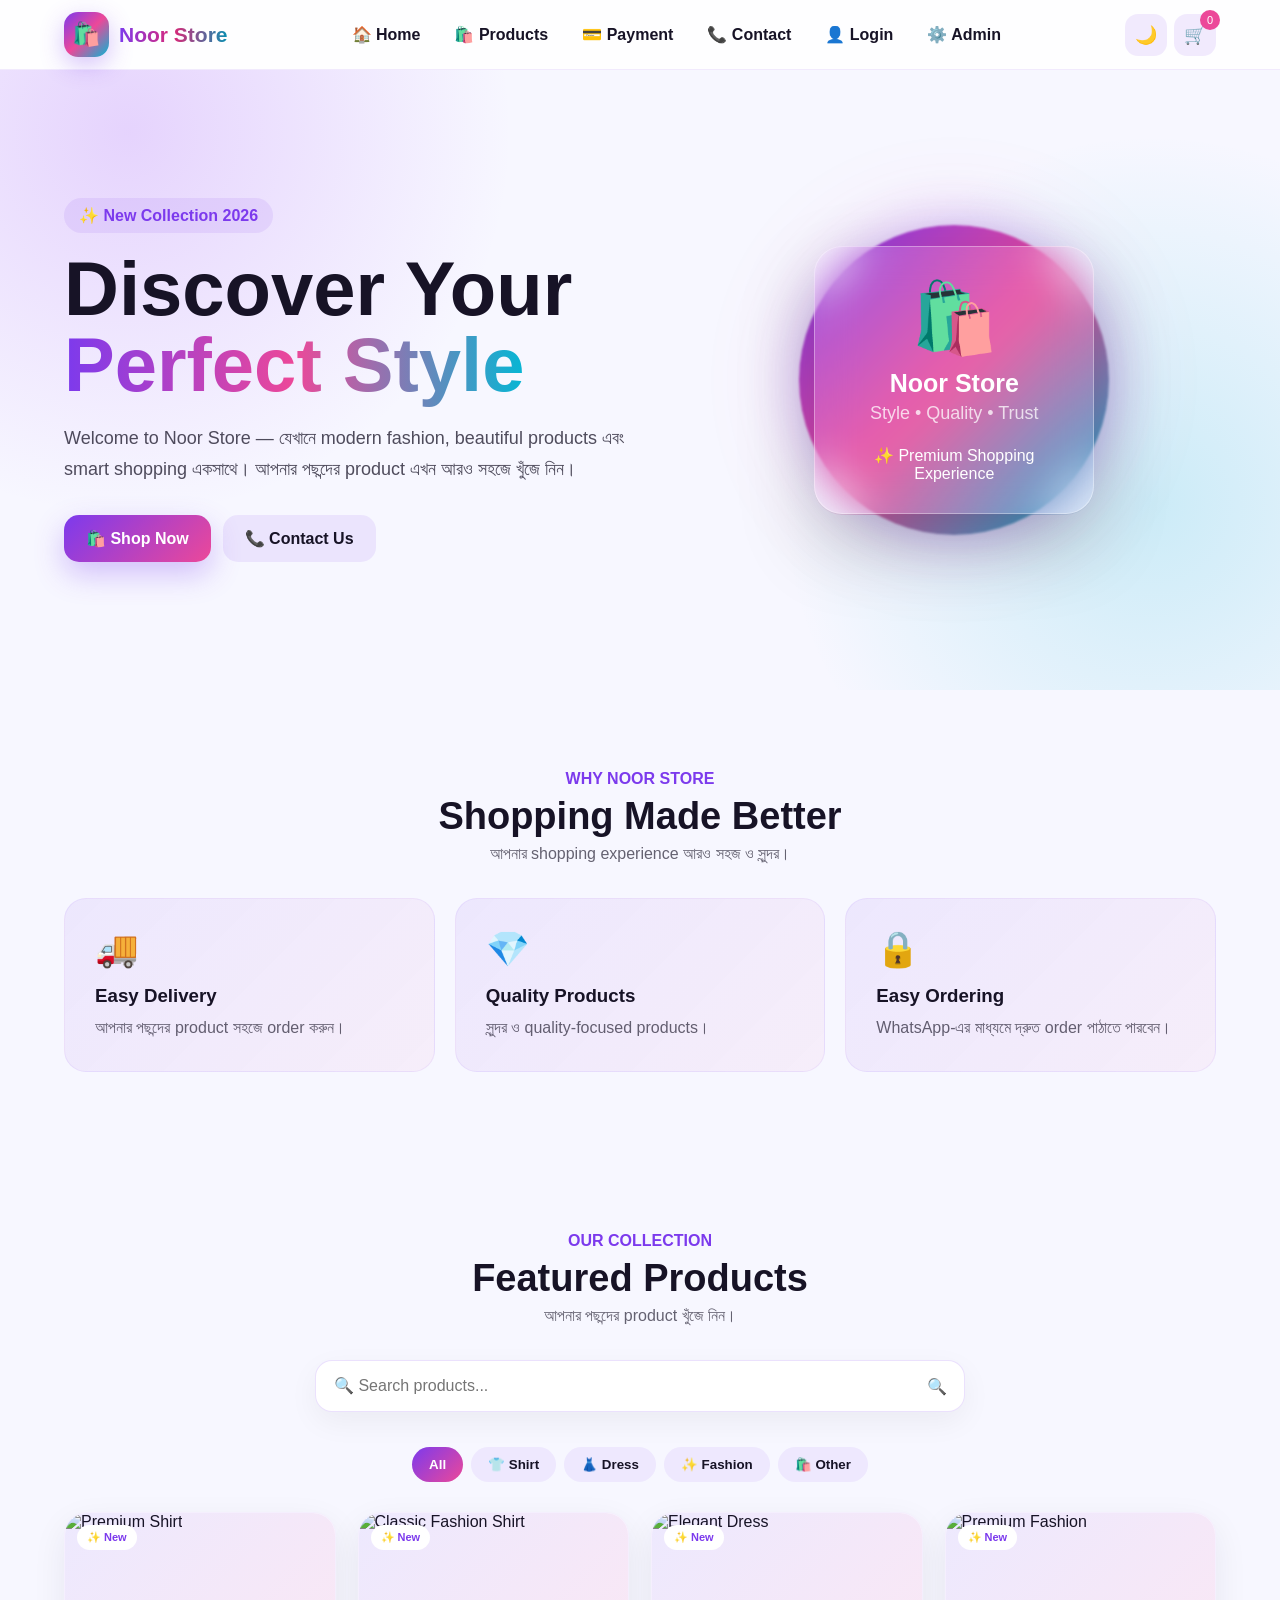
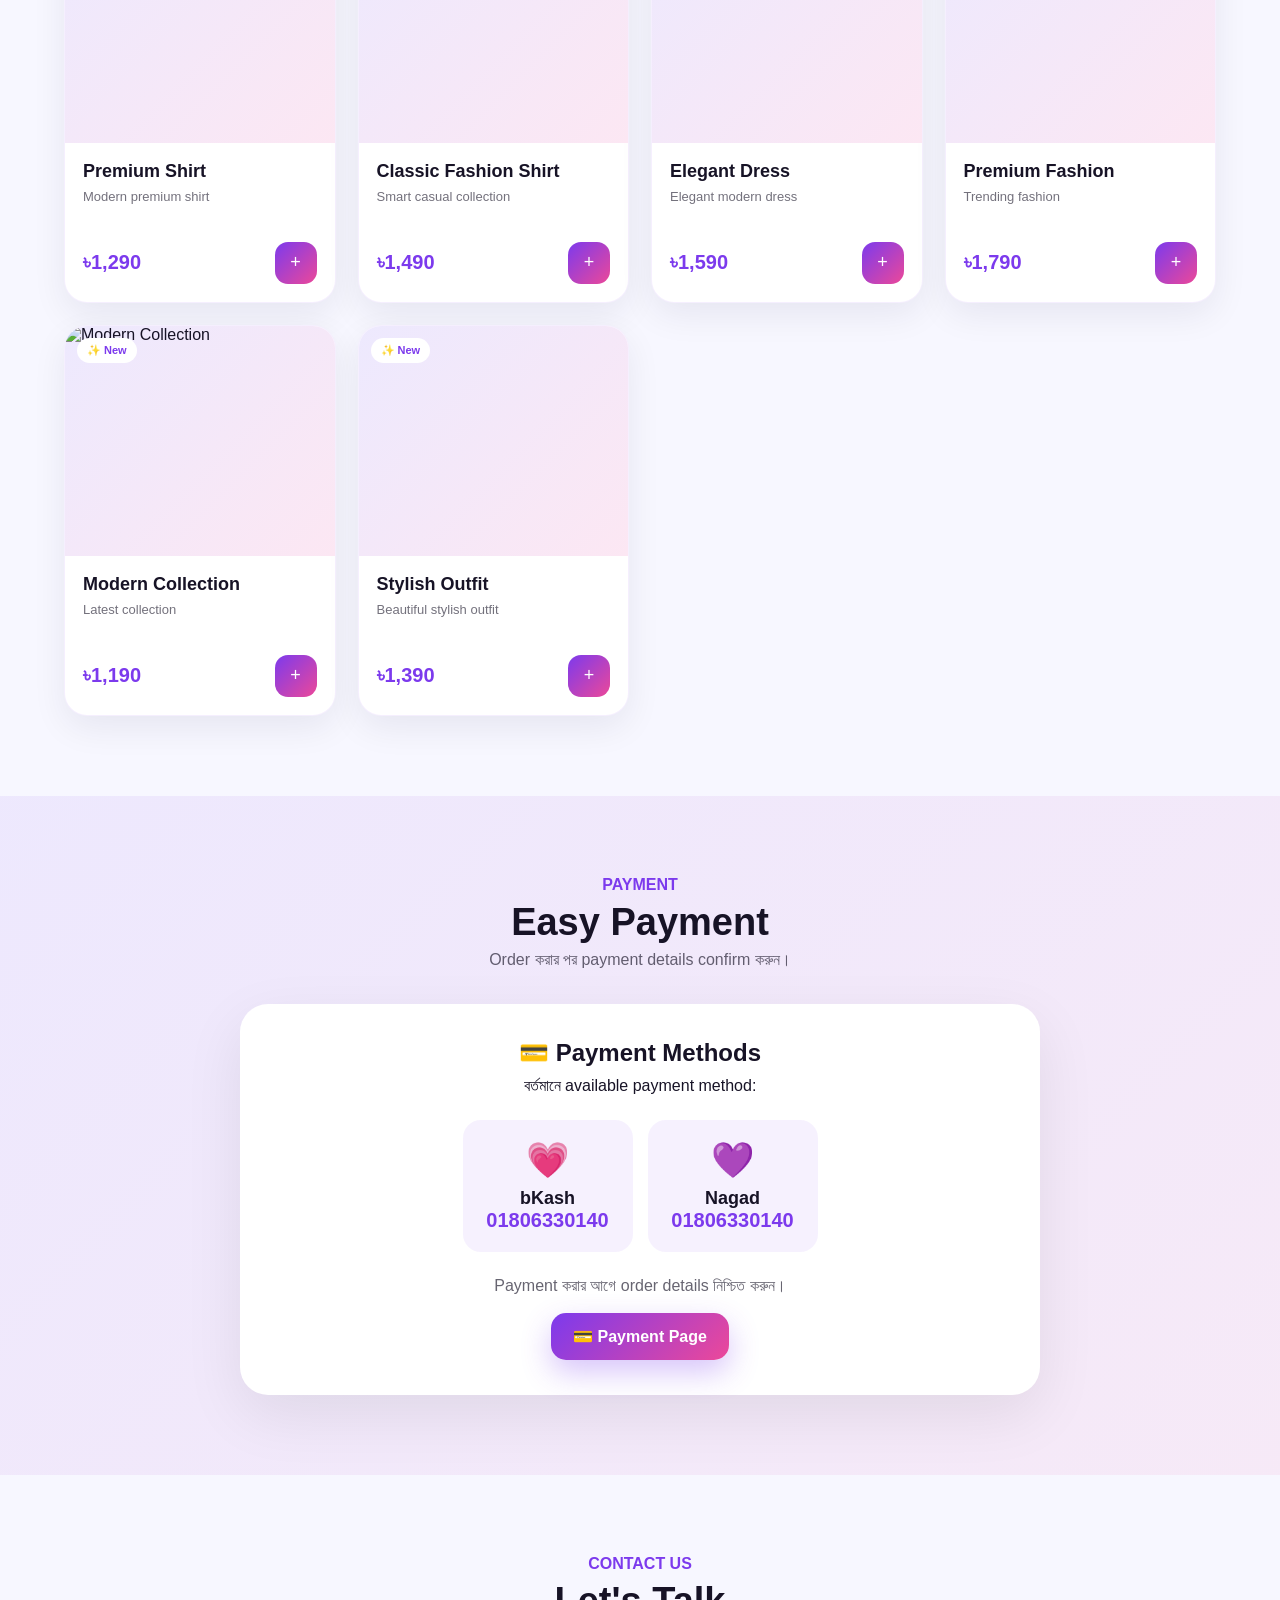
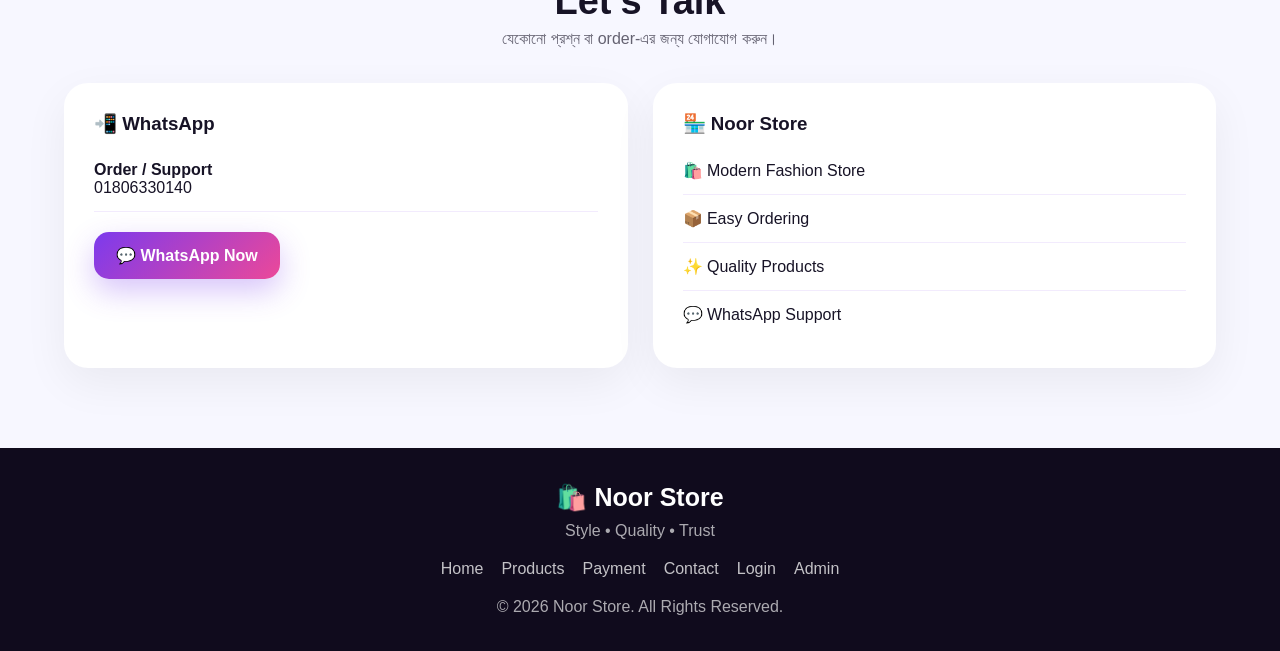
<file: index.html>
<!DOCTYPE html>
<html lang="en">
<head>
<meta charset="UTF-8">
<meta name="viewport" content="width=device-width, initial-scale=1.0">
<meta name="theme-color" content="#7c3aed">
<meta name="description" content="Noor Store - Modern Online Shopping">

<title>Noor Store 🛍️</title>

<style>
/* =========================
   NOOR STORE - MODERN DESIGN
========================= */

*{
  margin:0;
  padding:0;
  box-sizing:border-box;
}

html{
  scroll-behavior:smooth;
}

body{
  font-family:Arial, Helvetica, sans-serif;
  background:#f7f7ff;
  color:#171326;
  transition:.3s;
  overflow-x:hidden;
}

body.dark{
  background:#0d0b18;
  color:#fff;
}

button,
input{
  font-family:inherit;
}

/* =========================
   LOADING SCREEN
========================= */

#loader{
  position:fixed;
  inset:0;
  z-index:99999;
  display:flex;
  align-items:center;
  justify-content:center;
  background:
    radial-gradient(circle at 20% 20%,#a855f7 0,transparent 30%),
    radial-gradient(circle at 80% 80%,#06b6d4 0,transparent 30%),
    linear-gradient(135deg,#4c1d95,#7c3aed,#db2777);
  transition:opacity .7s, visibility .7s;
}

#loader.hide{
  opacity:0;
  visibility:hidden;
}

.loader-box{
  text-align:center;
  color:white;
}

.loader-logo{
  width:105px;
  height:105px;
  margin:auto;
  border-radius:30px;
  display:flex;
  align-items:center;
  justify-content:center;
  font-size:48px;
  background:rgba(255,255,255,.15);
  border:1px solid rgba(255,255,255,.4);
  box-shadow:
    0 0 25px rgba(255,255,255,.35),
    0 0 70px rgba(255,255,255,.15);
  animation:logoFloat 2s infinite ease-in-out;
  backdrop-filter:blur(15px);
}

.loader-box h1{
  margin-top:20px;
  font-size:32px;
  letter-spacing:3px;
}

.loader-box p{
  margin-top:8px;
  opacity:.85;
}

.loader-bar{
  width:190px;
  height:5px;
  margin:25px auto 0;
  border-radius:20px;
  background:rgba(255,255,255,.2);
  overflow:hidden;
}

.loader-bar span{
  display:block;
  width:50%;
  height:100%;
  background:white;
  border-radius:20px;
  animation:loading 1.4s infinite;
}

@keyframes loading{
  0%{transform:translateX(-100%)}
  100%{transform:translateX(250%)}
}

@keyframes logoFloat{
  0%,100%{transform:translateY(0) rotate(0)}
  50%{transform:translateY(-10px) rotate(4deg)}
}

/* =========================
   PARTICLES
========================= */

.particles{
  position:absolute;
  inset:0;
  overflow:hidden;
  pointer-events:none;
}

.particle{
  position:absolute;
  width:5px;
  height:5px;
  background:white;
  border-radius:50%;
  opacity:.5;
  animation:particleMove linear infinite;
}

@keyframes particleMove{
  from{
    transform:translateY(110vh);
  }
  to{
    transform:translateY(-10vh);
  }
}

/* =========================
   HEADER
========================= */

header{
  position:sticky;
  top:0;
  z-index:1000;
  padding:12px 5%;
  background:rgba(255,255,255,.82);
  border-bottom:1px solid rgba(124,58,237,.1);
  backdrop-filter:blur(18px);
}

body.dark header{
  background:rgba(13,11,24,.82);
}

.navbar{
  max-width:1250px;
  margin:auto;
  display:flex;
  align-items:center;
  justify-content:space-between;
  gap:15px;
}

.logo{
  display:flex;
  align-items:center;
  gap:10px;
  text-decoration:none;
  color:inherit;
}

.logo-icon{
  width:45px;
  height:45px;
  border-radius:14px;
  display:flex;
  align-items:center;
  justify-content:center;
  font-size:23px;
  background:linear-gradient(135deg,#7c3aed,#ec4899,#06b6d4);
  color:white;
  box-shadow:0 8px 25px rgba(124,58,237,.3);
}

.logo-text{
  font-size:21px;
  font-weight:900;
  background:linear-gradient(90deg,#7c3aed,#db2777,#0891b2);
  -webkit-background-clip:text;
  color:transparent;
}

.nav-links{
  display:flex;
  align-items:center;
  gap:8px;
}

.nav-links a,
.nav-button{
  border:0;
  background:none;
  color:inherit;
  text-decoration:none;
  font-weight:700;
  padding:10px 13px;
  border-radius:12px;
  cursor:pointer;
  transition:.25s;
}

.nav-links a:hover,
.nav-button:hover{
  background:rgba(124,58,237,.1);
  color:#7c3aed;
}

.nav-actions{
  display:flex;
  align-items:center;
  gap:7px;
}

.icon-btn{
  width:42px;
  height:42px;
  border:0;
  border-radius:13px;
  cursor:pointer;
  background:rgba(124,58,237,.1);
  font-size:18px;
  color:inherit;
}

.cart-btn{
  position:relative;
}

.cart-count{
  position:absolute;
  top:-4px;
  right:-4px;
  min-width:20px;
  height:20px;
  padding:0 5px;
  border-radius:20px;
  background:#ec4899;
  color:white;
  font-size:11px;
  display:flex;
  align-items:center;
  justify-content:center;
}

.menu-btn{
  display:none;
}

/* =========================
   HERO
========================= */

.hero{
  min-height:620px;
  padding:80px 5%;
  position:relative;
  overflow:hidden;
  display:flex;
  align-items:center;
  background:
    radial-gradient(circle at 10% 10%,rgba(168,85,247,.22),transparent 30%),
    radial-gradient(circle at 90% 70%,rgba(6,182,212,.18),transparent 30%);
}

.hero-inner{
  max-width:1250px;
  width:100%;
  margin:auto;
  display:grid;
  grid-template-columns:1.05fr .95fr;
  align-items:center;
  gap:50px;
}

.badge{
  display:inline-flex;
  padding:8px 15px;
  border-radius:30px;
  background:rgba(124,58,237,.1);
  color:#7c3aed;
  font-weight:800;
  margin-bottom:18px;
}

.hero h1{
  font-size:clamp(42px,6vw,76px);
  line-height:1;
  margin-bottom:20px;
}

.gradient-text{
  background:linear-gradient(90deg,#7c3aed,#ec4899,#06b6d4);
  -webkit-background-clip:text;
  color:transparent;
}

.hero p{
  max-width:600px;
  font-size:18px;
  line-height:1.7;
  opacity:.75;
}

.hero-buttons{
  margin-top:30px;
  display:flex;
  flex-wrap:wrap;
  gap:12px;
}

.primary-btn,
.secondary-btn{
  border:0;
  padding:14px 22px;
  border-radius:15px;
  font-weight:800;
  cursor:pointer;
  text-decoration:none;
  display:inline-flex;
  align-items:center;
  justify-content:center;
  gap:8px;
  transition:.25s;
}

.primary-btn{
  color:white;
  background:linear-gradient(135deg,#7c3aed,#ec4899);
  box-shadow:0 12px 30px rgba(124,58,237,.3);
}

.secondary-btn{
  color:inherit;
  background:rgba(124,58,237,.1);
}

.primary-btn:hover,
.secondary-btn:hover{
  transform:translateY(-3px);
}

/* Hero visual */

.hero-visual{
  min-height:420px;
  display:flex;
  align-items:center;
  justify-content:center;
  position:relative;
}

.orb{
  width:310px;
  height:310px;
  border-radius:50%;
  background:linear-gradient(135deg,#7c3aed,#ec4899,#06b6d4);
  filter:blur(1px);
  box-shadow:
    0 0 50px rgba(124,58,237,.3),
    0 0 100px rgba(236,72,153,.15);
  animation:orb 5s ease-in-out infinite;
}

.hero-card{
  position:absolute;
  width:280px;
  padding:30px;
  border-radius:28px;
  color:white;
  text-align:center;
  background:rgba(255,255,255,.13);
  border:1px solid rgba(255,255,255,.35);
  backdrop-filter:blur(20px);
  box-shadow:0 30px 80px rgba(0,0,0,.2);
}

.hero-card .big-icon{
  font-size:70px;
  margin-bottom:10px;
}

.hero-card h3{
  font-size:25px;
}

@keyframes orb{
  0%,100%{transform:scale(1) rotate(0)}
  50%{transform:scale(1.08) rotate(8deg)}
}

/* =========================
   SECTIONS
========================= */

section{
  scroll-margin-top:90px;
}

.section{
  padding:80px 5%;
}

.section-inner{
  max-width:1250px;
  margin:auto;
}

.section-title{
  text-align:center;
  margin-bottom:35px;
}

.section-title span{
  color:#7c3aed;
  font-weight:800;
}

.section-title h2{
  font-size:38px;
  margin:7px 0;
}

.section-title p{
  opacity:.65;
}

/* =========================
   SEARCH
========================= */

.search-box{
  max-width:650px;
  margin:0 auto 35px;
  position:relative;
}

.search-box input{
  width:100%;
  padding:16px 50px 16px 18px;
  border-radius:17px;
  border:1px solid rgba(124,58,237,.15);
  outline:none;
  background:white;
  color:#222;
  font-size:16px;
  box-shadow:0 10px 30px rgba(0,0,0,.05);
}

body.dark .search-box input{
  background:#181426;
  color:white;
}

.search-box span{
  position:absolute;
  right:18px;
  top:50%;
  transform:translateY(-50%);
}

/* =========================
   CATEGORY FILTER
========================= */

.categories{
  display:flex;
  justify-content:center;
  flex-wrap:wrap;
  gap:8px;
  margin-bottom:30px;
}

.category-btn{
  border:0;
  padding:10px 17px;
  border-radius:30px;
  background:rgba(124,58,237,.08);
  color:inherit;
  cursor:pointer;
  font-weight:700;
}

.category-btn.active,
.category-btn:hover{
  color:white;
  background:linear-gradient(135deg,#7c3aed,#ec4899);
}

/* =========================
   PRODUCTS
========================= */

.products-grid{
  display:grid;
  grid-template-columns:repeat(4,1fr);
  gap:22px;
}

.product-card{
  overflow:hidden;
  border-radius:23px;
  background:white;
  border:1px solid rgba(124,58,237,.08);
  box-shadow:0 12px 35px rgba(20,10,50,.07);
  transition:.3s;
}

body.dark .product-card{
  background:#171322;
  border-color:rgba(255,255,255,.06);
}

.product-card:hover{
  transform:translateY(-7px);
  box-shadow:0 20px 45px rgba(124,58,237,.15);
}

.product-image{
  height:230px;
  overflow:hidden;
  position:relative;
  background:linear-gradient(135deg,#ede9fe,#fce7f3);
}

.product-image img{
  width:100%;
  height:100%;
  object-fit:cover;
  transition:.5s;
}

.product-card:hover .product-image img{
  transform:scale(1.07);
}

.product-tag{
  position:absolute;
  top:12px;
  left:12px;
  padding:6px 10px;
  border-radius:20px;
  background:white;
  color:#7c3aed;
  font-size:11px;
  font-weight:900;
}

.product-info{
  padding:18px;
}

.product-info h3{
  font-size:18px;
  margin-bottom:7px;
}

.product-info p{
  font-size:13px;
  opacity:.6;
  min-height:38px;
}

.product-bottom{
  margin-top:15px;
  display:flex;
  justify-content:space-between;
  align-items:center;
  gap:10px;
}

.price{
  font-size:20px;
  font-weight:900;
  color:#7c3aed;
}

.add-cart{
  border:0;
  width:42px;
  height:42px;
  border-radius:13px;
  color:white;
  background:linear-gradient(135deg,#7c3aed,#ec4899);
  cursor:pointer;
  font-size:18px;
}

/* =========================
   FEATURES
========================= */

.features{
  display:grid;
  grid-template-columns:repeat(3,1fr);
  gap:20px;
}

.feature{
  padding:30px;
  border-radius:22px;
  background:linear-gradient(
    135deg,
    rgba(124,58,237,.08),
    rgba(236,72,153,.05)
  );
  border:1px solid rgba(124,58,237,.08);
}

.feature-icon{
  font-size:35px;
  margin-bottom:15px;
}

.feature h3{
  margin-bottom:8px;
}

.feature p{
  opacity:.65;
  line-height:1.6;
}

/* =========================
   PAYMENT
========================= */

.payment-section{
  background:linear-gradient(
    135deg,
    rgba(124,58,237,.08),
    rgba(236,72,153,.08)
  );
}

.payment-box{
  max-width:800px;
  margin:auto;
  padding:35px;
  border-radius:28px;
  background:white;
  box-shadow:0 20px 60px rgba(0,0,0,.08);
  text-align:center;
}

body.dark .payment-box{
  background:#171322;
}

.payment-box h2{
  margin-bottom:10px;
}

.payment-methods{
  display:flex;
  justify-content:center;
  flex-wrap:wrap;
  gap:15px;
  margin:25px 0;
}

.payment-method{
  min-width:170px;
  padding:20px;
  border-radius:18px;
  background:rgba(124,58,237,.07);
}

.payment-method strong{
  display:block;
  font-size:18px;
  margin-top:7px;
}

.payment-number{
  font-size:20px;
  font-weight:900;
  color:#7c3aed;
}

/* =========================
   CONTACT
========================= */

.contact-grid{
  display:grid;
  grid-template-columns:1fr 1fr;
  gap:25px;
}

.contact-card{
  padding:30px;
  border-radius:24px;
  background:white;
  box-shadow:0 15px 45px rgba(0,0,0,.06);
}

body.dark .contact-card{
  background:#171322;
}

.contact-card h3{
  margin-bottom:12px;
}

.contact-item{
  padding:14px 0;
  border-bottom:1px solid rgba(124,58,237,.1);
}

.contact-item:last-child{
  border-bottom:0;
}

/* =========================
   CART DRAWER
========================= */

.cart-overlay{
  position:fixed;
  inset:0;
  background:rgba(0,0,0,.45);
  z-index:5000;
  opacity:0;
  visibility:hidden;
  transition:.3s;
}

.cart-overlay.show{
  opacity:1;
  visibility:visible;
}

.cart-drawer{
  position:absolute;
  right:0;
  top:0;
  width:min(430px,92%);
  height:100%;
  background:white;
  color:#171326;
  padding:25px;
  transform:translateX(100%);
  transition:.35s;
  overflow:auto;
}

body.dark .cart-drawer{
  background:#171322;
  color:white;
}

.cart-overlay.show .cart-drawer{
  transform:translateX(0);
}

.cart-head{
  display:flex;
  justify-content:space-between;
  align-items:center;
  margin-bottom:25px;
}

.close-cart{
  border:0;
  background:rgba(124,58,237,.1);
  width:38px;
  height:38px;
  border-radius:12px;
  cursor:pointer;
  font-size:20px;
}

.cart-item{
  display:flex;
  gap:12px;
  align-items:center;
  padding:12px 0;
  border-bottom:1px solid rgba(124,58,237,.1);
}

.cart-item img{
  width:65px;
  height:65px;
  object-fit:cover;
  border-radius:12px;
}

.cart-item-info{
  flex:1;
}

.cart-item-info h4{
  font-size:14px;
}

.cart-item-info p{
  color:#7c3aed;
  font-weight:800;
  margin-top:5px;
}

.remove-item{
  border:0;
  background:none;
  cursor:pointer;
  font-size:17px;
}

.cart-total{
  margin-top:25px;
  padding-top:20px;
  border-top:2px solid rgba(124,58,237,.1);
  display:flex;
  justify-content:space-between;
  font-size:20px;
  font-weight:900;
}

.whatsapp-btn{
  width:100%;
  margin-top:18px;
  padding:15px;
  border:0;
  border-radius:15px;
  background:#25d366;
  color:white;
  font-weight:900;
  cursor:pointer;
}

/* =========================
   TOAST
========================= */

#toast{
  position:fixed;
  left:50%;
  bottom:25px;
  transform:translate(-50%,120px);
  background:#171326;
  color:white;
  padding:13px 20px;
  border-radius:15px;
  z-index:10000;
  opacity:0;
  transition:.35s;
  box-shadow:0 10px 30px rgba(0,0,0,.25);
}

#toast.show{
  opacity:1;
  transform:translate(-50%,0);
}

/* =========================
   FOOTER
========================= */

footer{
  padding:35px 5%;
  background:#100b1d;
  color:white;
  text-align:center;
}

.footer-logo{
  font-size:25px;
  font-weight:900;
  margin-bottom:10px;
}

footer p{
  opacity:.65;
}

.footer-links{
  margin:20px 0;
  display:flex;
  justify-content:center;
  flex-wrap:wrap;
  gap:18px;
}

.footer-links a{
  color:white;
  text-decoration:none;
  opacity:.75;
}

.footer-links a:hover{
  opacity:1;
}

/* =========================
   RESPONSIVE
========================= */

@media(max-width:1000px){
  .products-grid{
    grid-template-columns:repeat(3,1fr);
  }

  .hero-inner{
    grid-template-columns:1fr;
    text-align:center;
  }

  .hero p{
    margin:auto;
  }

  .hero-buttons{
    justify-content:center;
  }
}

@media(max-width:760px){

  header{
    padding:10px 4%;
  }

  .nav-links{
    position:absolute;
    left:4%;
    right:4%;
    top:72px;
    display:none;
    flex-direction:column;
    align-items:stretch;
    padding:12px;
    border-radius:18px;
    background:white;
    box-shadow:0 20px 50px rgba(0,0,0,.15);
  }

  body.dark .nav-links{
    background:#171322;
  }

  .nav-links.show{
    display:flex;
  }

  .nav-links a{
    text-align:center;
  }

  .menu-btn{
    display:block;
  }

  .hero{
    min-height:auto;
    padding:70px 5%;
  }

  .hero-visual{
    min-height:350px;
  }

  .orb{
    width:250px;
    height:250px;
  }

  .products-grid{
    grid-template-columns:repeat(2,1fr);
    gap:14px;
  }

  .product-image{
    height:190px;
  }

  .features{
    grid-template-columns:1fr;
  }

  .contact-grid{
    grid-template-columns:1fr;
  }

  .section{
    padding:60px 5%;
  }

  .section-title h2{
    font-size:30px;
  }
}

@media(max-width:480px){

  .logo-text{
    font-size:18px;
  }

  .nav-actions{
    gap:3px;
  }

  .icon-btn{
    width:38px;
    height:38px;
  }

  .hero h1{
    font-size:42px;
  }

  .hero-card{
    width:235px;
  }

  .products-grid{
    grid-template-columns:1fr 1fr;
  }

  .product-image{
    height:160px;
  }

  .product-info{
    padding:13px;
  }

  .product-info h3{
    font-size:15px;
  }

  .product-info p{
    font-size:11px;
  }

  .price{
    font-size:17px;
  }

  .add-cart{
    width:38px;
    height:38px;
  }

  .payment-box,
  .contact-card{
    padding:22px;
  }
}
</style>
</head>

<body>

<!-- =========================
     LOADING SCREEN
========================= -->

<div id="loader">

  <div class="particles">
    <span class="particle" style="left:10%;animation-duration:7s"></span>
    <span class="particle" style="left:20%;animation-duration:9s"></span>
    <span class="particle" style="left:35%;animation-duration:6s"></span>
    <span class="particle" style="left:50%;animation-duration:8s"></span>
    <span class="particle" style="left:65%;animation-duration:10s"></span>
    <span class="particle" style="left:80%;animation-duration:7s"></span>
    <span class="particle" style="left:90%;animation-duration:11s"></span>
  </div>

  <div class="loader-box">
    <div class="loader-logo">🛍️</div>
    <h1>NOOR STORE</h1>
    <p>Welcome to a world of style ✨</p>

    <div class="loader-bar">
      <span></span>
    </div>
  </div>

</div>


<!-- =========================
     HEADER
========================= -->

<header>

  <nav class="navbar">

    <a href="#home" class="logo">

      <div class="logo-icon">
        🛍️
      </div>

      <div class="logo-text">
        Noor Store
      </div>

    </a>


    <div class="nav-links" id="navLinks">

      <a href="#home">🏠 Home</a>

      <a href="#products">🛍️ Products</a>

      <a href="#payment">💳 Payment</a>

      <a href="#contact">📞 Contact</a>

      <a href="login.html">👤 Login</a>

      <a href="admin.html">⚙️ Admin</a>

    </div>


    <div class="nav-actions">

      <button class="icon-btn" id="themeBtn" onclick="toggleTheme()">
        🌙
      </button>

      <button class="icon-btn cart-btn" onclick="openCart()">
        🛒
        <span class="cart-count" id="cartCount">0</span>
      </button>

      <button class="icon-btn menu-btn" onclick="toggleMenu()">
        ☰
      </button>

    </div>

  </nav>

</header>


<!-- =========================
     HOME
========================= -->

<main>

<section id="home" class="hero">

  <div class="hero-inner">

    <div>

      <span class="badge">
        ✨ New Collection 2026
      </span>

      <h1>
        Discover Your
        <span class="gradient-text">
          Perfect Style
        </span>
      </h1>

      <p>
        Welcome to Noor Store — যেখানে modern fashion,
        beautiful products এবং smart shopping একসাথে।
        আপনার পছন্দের product এখন আরও সহজে খুঁজে নিন।
      </p>

      <div class="hero-buttons">

        <a href="#products" class="primary-btn">
          🛍️ Shop Now
        </a>

        <a href="#contact" class="secondary-btn">
          📞 Contact Us
        </a>

      </div>

    </div>


    <div class="hero-visual">

      <div class="orb"></div>

      <div class="hero-card">

        <div class="big-icon">
          🛍️
        </div>

        <h3>
          Noor Store
        </h3>

        <p>
          Style • Quality • Trust
        </p>

        <br>

        <span>
          ✨ Premium Shopping Experience
        </span>

      </div>

    </div>

  </div>

</section>


<!-- =========================
     FEATURES
========================= -->

<section class="section">

  <div class="section-inner">

    <div class="section-title">

      <span>WHY NOOR STORE</span>

      <h2>
        Shopping Made Better
      </h2>

      <p>
        আপনার shopping experience আরও সহজ ও সুন্দর।
      </p>

    </div>


    <div class="features">

      <div class="feature">

        <div class="feature-icon">
          🚚
        </div>

        <h3>
          Easy Delivery
        </h3>

        <p>
          আপনার পছন্দের product সহজে order করুন।
        </p>

      </div>


      <div class="feature">

        <div class="feature-icon">
          💎
        </div>

        <h3>
          Quality Products
        </h3>

        <p>
          সুন্দর ও quality-focused products।
        </p>

      </div>


      <div class="feature">

        <div class="feature-icon">
          🔒
        </div>

        <h3>
          Easy Ordering
        </h3>

        <p>
          WhatsApp-এর মাধ্যমে দ্রুত order পাঠাতে পারবেন।
        </p>

      </div>

    </div>

  </div>

</section>


<!-- =========================
     PRODUCTS
========================= -->

<section id="products" class="section">

  <div class="section-inner">

    <div class="section-title">

      <span>OUR COLLECTION</span>

      <h2>
        Featured Products
      </h2>

      <p>
        আপনার পছন্দের product খুঁজে নিন।
      </p>

    </div>


    <div class="search-box">

      <input
        type="search"
        id="searchInput"
        placeholder="🔍 Search products..."
        oninput="searchProducts()"
      >

      <span>
        🔍
      </span>

    </div>


    <div class="categories">

      <button
        class="category-btn active"
        onclick="filterCategory('all',this)">
        All
      </button>

      <button
        class="category-btn"
        onclick="filterCategory('shirt',this)">
        👕 Shirt
      </button>

      <button
        class="category-btn"
        onclick="filterCategory('dress',this)">
        👗 Dress
      </button>

      <button
        class="category-btn"
        onclick="filterCategory('fashion',this)">
        ✨ Fashion
      </button>

      <button
        class="category-btn"
        onclick="filterCategory('other',this)">
        🛍️ Other
      </button>

    </div>


    <div
      class="products-grid"
      id="productsGrid">
    </div>

  </div>

</section>


<!-- =========================
     PAYMENT
========================= -->

<section id="payment" class="section payment-section">

  <div class="section-inner">

    <div class="section-title">

      <span>PAYMENT</span>

      <h2>
        Easy Payment
      </h2>

      <p>
        Order করার পর payment details confirm করুন।
      </p>

    </div>


    <div class="payment-box">

      <h2>
        💳 Payment Methods
      </h2>

      <p>
        বর্তমানে available payment method:
      </p>


      <div class="payment-methods">

        <div class="payment-method">

          <div style="font-size:35px;">
            💗
          </div>

          <strong>
            bKash
          </strong>

          <div class="payment-number">
            01806330140
          </div>

        </div>


        <div class="payment-method">

          <div style="font-size:35px;">
            💜
          </div>

          <strong>
            Nagad
          </strong>

          <div class="payment-number">
            01806330140
          </div>

        </div>

      </div>


      <p style="opacity:.65;">
        Payment করার আগে order details নিশ্চিত করুন।
      </p>


      <br>

      <a
        href="payment.html"
        class="primary-btn">
        💳 Payment Page
      </a>

    </div>

  </div>

</section>


<!-- =========================
     CONTACT
========================= -->

<section id="contact" class="section">

  <div class="section-inner">

    <div class="section-title">

      <span>CONTACT US</span>

      <h2>
        Let's Talk
      </h2>

      <p>
        যেকোনো প্রশ্ন বা order-এর জন্য যোগাযোগ করুন।
      </p>

    </div>


    <div class="contact-grid">

      <div class="contact-card">

        <h3>
          📲 WhatsApp
        </h3>

        <div class="contact-item">
          <strong>
            Order / Support
          </strong>

          <br>

          01806330140
        </div>


        <a
          href="https://wa.me/8801806330140"
          target="_blank"
          class="primary-btn"
          style="margin-top:20px;">
          💬 WhatsApp Now
        </a>

      </div>


      <div class="contact-card">

        <h3>
          🏪 Noor Store
        </h3>

        <div class="contact-item">
          🛍️ Modern Fashion Store
        </div>

        <div class="contact-item">
          📦 Easy Ordering
        </div>

        <div class="contact-item">
          ✨ Quality Products
        </div>

        <div class="contact-item">
          💬 WhatsApp Support
        </div>

      </div>

    </div>

  </div>

</section>

</main>


<!-- =========================
     CART
========================= -->

<div
  class="cart-overlay"
  id="cartOverlay"
  onclick="closeCartOutside(event)">

  <div class="cart-drawer">

    <div class="cart-head">

      <h2>
        🛒 Your Cart
      </h2>

      <button
        class="close-cart"
        onclick="closeCart()">
        ×
      </button>

    </div>


    <div id="cartItems">

      <p style="opacity:.6;text-align:center;">
        Your cart is empty.
      </p>

    </div>


    <div class="cart-total">

      <span>
        Total
      </span>

      <span id="cartTotal">
        ৳0
      </span>

    </div>


    <button
      class="whatsapp-btn"
      onclick="orderWhatsApp()">
      📲 Order via WhatsApp
    </button>

  </div>

</div>


<!-- =========================
     TOAST
========================= -->

<div id="toast">
  Added to cart 🛒
</div>


<!-- =========================
     FOOTER
========================= -->

<footer>

  <div class="footer-logo">
    🛍️ Noor Store
  </div>

  <p>
    Style • Quality • Trust
  </p>


  <div class="footer-links">

    <a href="#home">
      Home
    </a>

    <a href="#products">
      Products
    </a>

    <a href="#payment">
      Payment
    </a>

    <a href="#contact">
      Contact
    </a>

    <a href="login.html">
      Login
    </a>

    <a href="admin.html">
      Admin
    </a>

  </div>


  <p>
    © 2026 Noor Store. All Rights Reserved.
  </p>

</footer>


<script>

/* =========================
   NOOR STORE JAVASCRIPT
========================= */


/* =========================
   LOADER
========================= */

window.addEventListener("load",function(){

  setTimeout(function(){

    document
      .getElementById("loader")
      .classList.add("hide");

  },1800);

});


/* =========================
   DEFAULT PRODUCTS
========================= */

const defaultProducts = [

  {
    id:1,
    name:"Premium Shirt",
    price:1290,
    category:"shirt",
    image:"https://images.unsplash.com/photo-1602810318383-e386cc2a3ccf?auto=format&fit=crop&w=800&q=80",
    description:"Modern premium shirt"
  },

  {
    id:2,
    name:"Classic Fashion Shirt",
    price:1490,
    category:"shirt",
    image:"https://images.unsplash.com/photo-1596755094514-f87e34085b2c?auto=format&fit=crop&w=800&q=80",
    description:"Smart casual collection"
  },

  {
    id:3,
    name:"Elegant Dress",
    price:1590,
    category:"dress",
    image:"https://images.unsplash.com/photo-1595777457583-95e059d581b8?auto=format&fit=crop&w=800&q=80",
    description:"Elegant modern dress"
  },

  {
    id:4,
    name:"Premium Fashion",
    price:1790,
    category:"fashion",
    image:"https://images.unsplash.com/photo-1496747611176-843222e1e57c?auto=format&fit=crop&w=800&q=80",
    description:"Trending fashion"
  },

  {
    id:5,
    name:"Modern Collection",
    price:1190,
    category:"fashion",
    image:"https://images.unsplash.com/photo-1483985988355-763728e1935b?auto=format&fit=crop&w=800&q=80",
    description:"Latest collection"
  },

  {
    id:6,
    name:"Stylish Outfit",
    price:1390,
    category:"other",
    image:"https://images.unsplash.com/photo-1445205170230-053b83016050?auto=format&fit=crop&w=800&q=80",
    description:"Beautiful stylish outfit"
  }

];


/* =========================
   PRODUCTS FROM LOCAL STORAGE
========================= */

let products;

try{

  const savedProducts =
    localStorage.getItem("products");

  if(savedProducts){

    products =
      JSON.parse(savedProducts);

    if(!Array.isArray(products) || products.length===0){
      products = defaultProducts;
    }

  }else{

    products = defaultProducts;

  }

}catch(error){

  products = defaultProducts;

}


/* =========================
   CART
========================= */

let cart = [];

try{

  cart =
    JSON.parse(
      localStorage.getItem("noorCart")
    ) || [];

}catch(error){

  cart=[];

}


/* =========================
   DISPLAY PRODUCTS
========================= */

let currentCategory = "all";


function displayProducts(list = products){

  const grid =
    document.getElementById("productsGrid");

  if(!list.length){

    grid.innerHTML = `
      <div style="
        grid-column:1/-1;
        text-align:center;
        padding:50px;
        opacity:.6;
      ">
        <div style="font-size:50px;">😔</div>
        <h3>No products found</h3>
        <p>Try another search.</p>
      </div>
    `;

    return;

  }


  grid.innerHTML = list.map(product => `

    <div class="product-card">

      <div class="product-image">

        <img
          src="${product.image}"
          alt="${escapeHTML(product.name)}"
          loading="lazy"
          onerror="this.src='https://images.unsplash.com/photo-1525507119028-ed4c629a60a3?auto=format&fit=crop&w=800&q=80'"
        >

        <span class="product-tag">
          ✨ New
        </span>

      </div>


      <div class="product-info">

        <h3>
          ${escapeHTML(product.name)}
        </h3>

        <p>
          ${escapeHTML(product.description || "Premium quality product")}
        </p>


        <div class="product-bottom">

          <span class="price">
            ৳${Number(product.price).toLocaleString()}
          </span>

          <button
            class="add-cart"
            onclick="addToCart(${product.id})"
            aria-label="Add to cart">
            +
          </button>

        </div>

      </div>

    </div>

  `).join("");

}


/* =========================
   ESCAPE HTML
========================= */

function escapeHTML(value){

  return String(value ?? "")
    .replace(/&/g,"&amp;")
    .replace(/</g,"&lt;")
    .replace(/>/g,"&gt;")
    .replace(/"/g,"&quot;")
    .replace(/'/g,"&#039;");

}


/* =========================
   SEARCH
========================= */

function searchProducts(){

  const search =
    document
      .getElementById("searchInput")
      .value
      .toLowerCase()
      .trim();


  let result = products.filter(product => {

    const matchesSearch =
      product.name
        .toLowerCase()
        .includes(search) ||

      (product.description || "")
        .toLowerCase()
        .includes(search);


    const matchesCategory =
      currentCategory === "all" ||
      product.category === currentCategory;


    return matchesSearch && matchesCategory;

  });


  displayProducts(result);

}


/* =========================
   CATEGORY FILTER
========================= */

function filterCategory(category,button){

  currentCategory = category;


  document
    .querySelectorAll(".category-btn")
    .forEach(btn =>
      btn.classList.remove("active")
    );


  button.classList.add("active");

  searchProducts();

}


/* =========================
   ADD TO CART
========================= */

function addToCart(id){

  const product =
    products.find(p => Number(p.id) === Number(id));

  if(!product){
    showToast("Product not found");
    return;
  }


  const existing =
    cart.find(item =>
      Number(item.id) === Number(id)
    );


  if(existing){

    existing.quantity++;

  }else{

    cart.push({
      ...product,
      quantity:1
    });

  }


  saveCart();

  updateCart();

  showToast("Added to cart 🛒");

}


/* =========================
   SAVE CART
========================= */

function saveCart(){

  localStorage.setItem(
    "noorCart",
    JSON.stringify(cart)
  );

}


/* =========================
   UPDATE CART
========================= */

function updateCart(){

  const count =
    cart.reduce(
      (total,item) =>
        total + Number(item.quantity || 1),
      0
    );


  document
    .getElementById("cartCount")
    .textContent = count;


  const cartItems =
    document.getElementById("cartItems");


  if(!cart.length){

    cartItems.innerHTML = `
      <p style="
        opacity:.6;
        text-align:center;
        padding:30px 0;
      ">
        Your cart is empty 🛒
      </p>
    `;

  }else{

    cartItems.innerHTML =
      cart.map((item,index) => `

        <div class="cart-item">

          <img
            src="${item.image}"
            alt=""
          >

          <div class="cart-item-info">

            <h4>
              ${escapeHTML(item.name)}
            </h4>

            <p>
              ৳${Number(item.price).toLocaleString()}
              × ${item.quantity}
            </p>

          </div>

          <button
            class="remove-item"
            onclick="removeFromCart(${index})">
            🗑️
          </button>

        </div>

      `).join("");

  }


  const total =
    cart.reduce(
      (sum,item) =>
        sum +
        Number(item.price) *
        Number(item.quantity || 1),
      0
    );


  document
    .getElementById("cartTotal")
    .textContent =
      "৳" + total.toLocaleString();

}


/* =========================
   REMOVE CART ITEM
========================= */

function removeFromCart(index){

  cart.splice(index,1);

  saveCart();

  updateCart();

  showToast("Removed from cart");

}


/* =========================
   OPEN CART
========================= */

function openCart(){

  document
    .getElementById("cartOverlay")
    .classList.add("show");

}


/* =========================
   CLOSE CART
========================= */

function closeCart(){

  document
    .getElementById("cartOverlay")
    .classList.remove("show");

}


function closeCartOutside(event){

  if(event.target.id === "cartOverlay"){

    closeCart();

  }

}


/* =========================
   WHATSAPP ORDER
========================= */

function orderWhatsApp(){

  if(!cart.length){

    showToast("Cart is empty 🛒");

    return;

  }


  let message =
    "🛍️ *Noor Store Order*%0A%0A";


  cart.forEach((item,index)=>{

    message +=
      `${index+1}. ${item.name}%0A` +
      `Quantity: ${item.quantity}%0A` +
      `Price: ৳${item.price}%0A%0A`;

  });


  const total =
    cart.reduce(
      (sum,item)=>
        sum +
        Number(item.price) *
        Number(item.quantity),
      0
    );


  message +=
    `💰 *Total: ৳${total}*%0A%0A` +
    `Please confirm my order.`;


  const phone =
    "8801806330140";


  window.open(
    `https://wa.me/${phone}?text=${message}`,
    "_blank"
  );

}


/* =========================
   DARK / LIGHT MODE
========================= */

function toggleTheme(){

  document
    .body
    .classList
    .toggle("dark");


  const isDark =
    document.body.classList.contains("dark");


  localStorage.setItem(
    "noorTheme",
    isDark ? "dark" : "light"
  );


  document
    .getElementById("themeBtn")
    .textContent =
      isDark ? "☀️" : "🌙";

}


/* =========================
   LOAD THEME
========================= */

(function(){

  const theme =
    localStorage.getItem("noorTheme");


  if(theme === "dark"){

    document.body.classList.add("dark");

    document
      .getElementById("themeBtn")
      .textContent = "☀️";

  }

})();


/* =========================
   MOBILE MENU
========================= */

function toggleMenu(){

  document
    .getElementById("navLinks")
    .classList.toggle("show");

}


/* Close menu after clicking */

document
  .querySelectorAll(".nav-links a")
  .forEach(link => {

    link.addEventListener("click",function(){

      document
        .getElementById("navLinks")
        .classList.remove("show");

    });

  });


/* =========================
   TOAST
========================= */

let toastTimer;


function showToast(message){

  const toast =
    document.getElementById("toast");


  toast.textContent = message;

  toast.classList.add("show");


  clearTimeout(toastTimer);


  toastTimer =
    setTimeout(()=>{

      toast.classList.remove("show");

    },2000);

}


/* =========================
   INITIALIZE
========================= */

displayProducts();

updateCart();


/* =========================
   RELOAD PRODUCTS FROM ADMIN
========================= */

window.addEventListener("storage",function(event){

  if(event.key === "products"){

    try{

      const updated =
        JSON.parse(event.newValue);

      if(Array.isArray(updated)){

        products = updated;

        searchProducts();

      }

    }catch(error){

      console.log("Product update error");

    }

  }

});

</script>

</body>
</html>
</file>
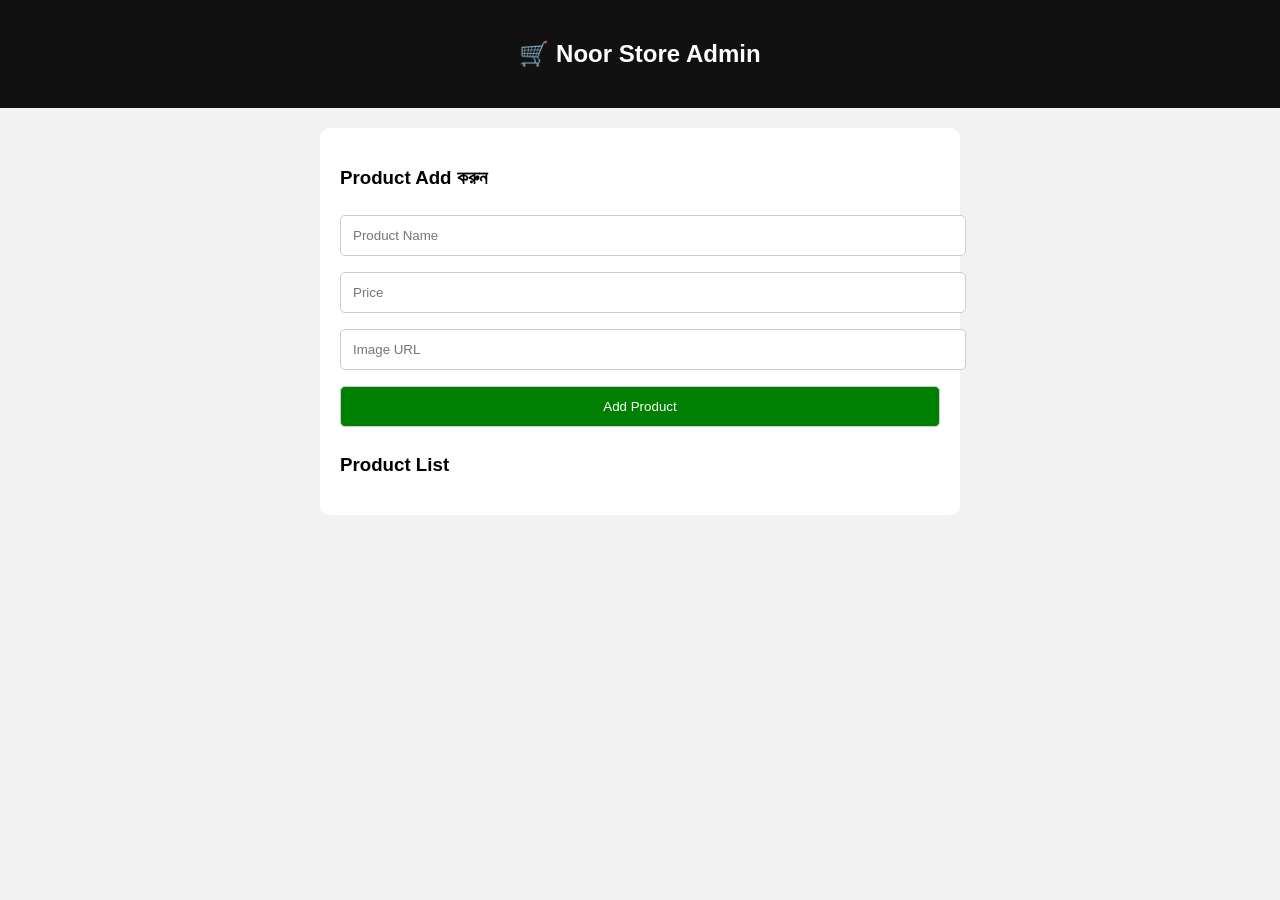
<file: admin_backup.html>
<!DOCTYPE html>
<html lang="bn">
<head>
<meta charset="UTF-8">
<meta name="viewport" content="width=device-width, initial-scale=1.0">

<title>Noor Store Admin</title>

<style>

body{
    font-family: Arial, sans-serif;
    background:#f2f2f2;
    margin:0;
}

header{
    background:#111;
    color:white;
    padding:20px;
    text-align:center;
}

.container{
    width:90%;
    max-width:600px;
    margin:20px auto;
    background:white;
    padding:20px;
    border-radius:10px;
}

input,button{
    width:100%;
    padding:12px;
    margin:8px 0;
    border-radius:5px;
    border:1px solid #ccc;
}

button{
    background:green;
    color:white;
    cursor:pointer;
}

.product{
    background:#eee;
    padding:10px;
    margin-top:10px;
    border-radius:8px;
}

.delete{
    background:red;
}

img{
    max-width:120px;
}

</style>

</head>


<body>


<header>
<h2>🛒 Noor Store Admin</h2>
</header>


<div class="container">

<h3>Product Add করুন</h3>


<input id="name" placeholder="Product Name">


<input id="price" placeholder="Price">


<input id="image" placeholder="Image URL">


<button onclick="addProduct()">
Add Product
</button>


<h3>Product List</h3>


<div id="list"></div>


</div>



<script>


// Local Storage থেকে Product লোড

let products = JSON.parse(localStorage.getItem("products")) || [];


showProducts();



function addProduct(){


let name = document.getElementById("name").value.trim();

let price = document.getElementById("price").value.trim();

let image = document.getElementById("image").value.trim();



if(!name || !price || !image){

alert("সব তথ্য পূরণ করুন");

return;

}



products.push({

name:name,

price:price,

image:image

});



// Save

localStorage.setItem("products", JSON.stringify(products));



// Clear Input

document.getElementById("name").value="";

document.getElementById("price").value="";

document.getElementById("image").value="";



showProducts();


}




function deleteProduct(index){


products.splice(index,1);


localStorage.setItem("products", JSON.stringify(products));


showProducts();


}




function showProducts(){


let html="";



products.forEach((p,index)=>{


html += `

<div class="product">


<h3>${p.name}</h3>


<p>৳ ${p.price}</p>


<img src="${p.image}">


<br>


<button class="delete" onclick="deleteProduct(${index})">

Delete

</button>


</div>

`;


});



document.getElementById("list").innerHTML = html;


}



</script>


</body>

</html>
</file>
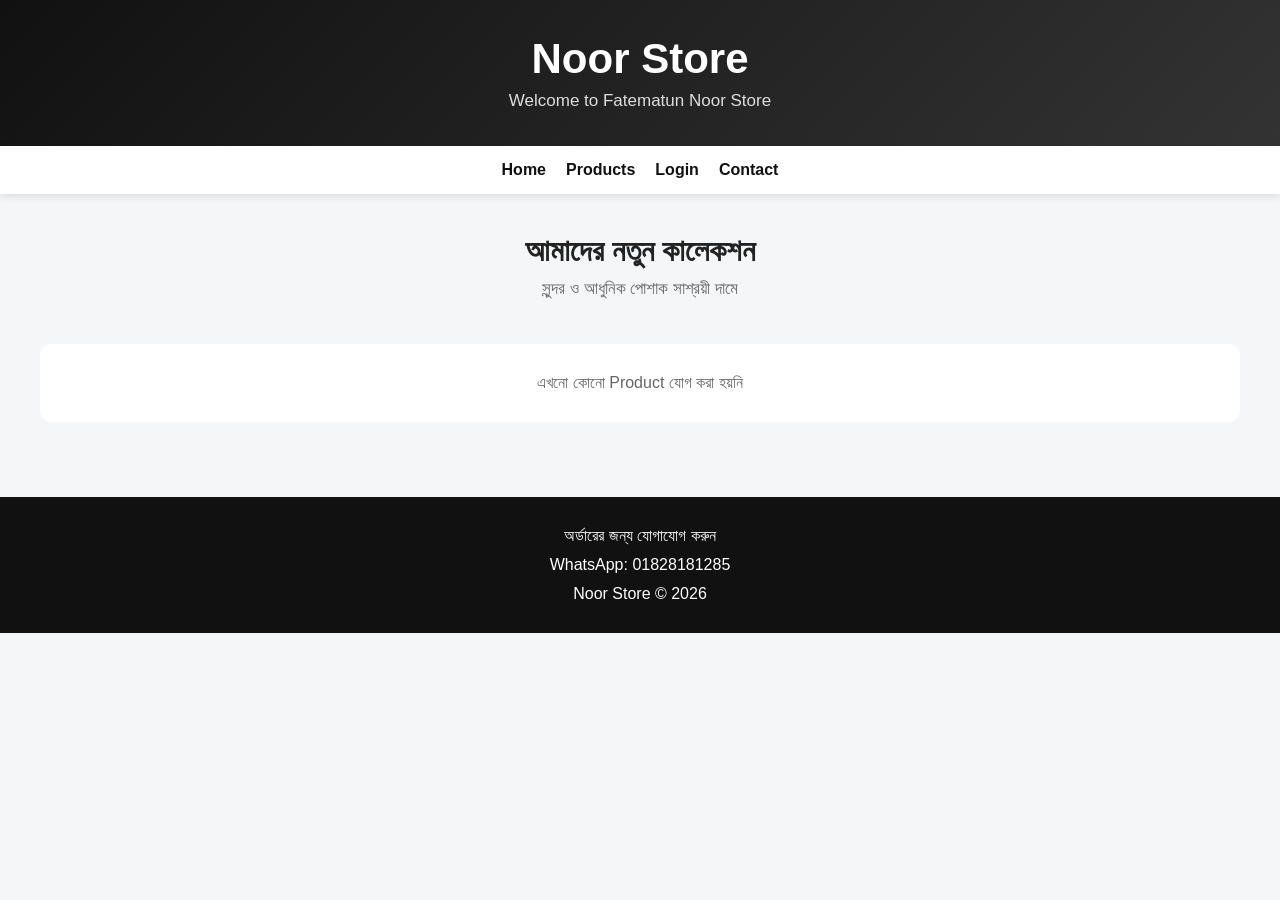
<file: index_backup.html>
<!DOCTYPE html>
<html lang="bn">
<head>
<meta charset="UTF-8">
<meta name="viewport" content="width=device-width, initial-scale=1.0">

<title>Noor Store</title>

<style>

*{
margin:0;
padding:0;
box-sizing:border-box;
}

html{
scroll-behavior:smooth;
}

body{
font-family:Arial,sans-serif;
background:#f4f6f8;
color:#222;
}

header{
background:linear-gradient(135deg,#111,#333);
color:white;
text-align:center;
padding:35px 15px;
}

header h1{
font-size:42px;
margin-bottom:8px;
}

header p{
color:#ddd;
font-size:17px;
}

nav{
background:white;
padding:15px;
display:flex;
justify-content:center;
gap:20px;
box-shadow:0 2px 8px rgba(0,0,0,0.12);
position:sticky;
top:0;
z-index:50;
}

nav a{
text-decoration:none;
color:#111;
font-weight:bold;
}

.hero{
text-align:center;
padding:40px 15px 25px;
}

.hero h2{
font-size:30px;
margin-bottom:10px;
}

.hero p{
color:#666;
font-size:17px;
}

.products{
width:94%;
max-width:1200px;
margin:auto;
display:grid;
grid-template-columns:repeat(auto-fit,minmax(230px,1fr));
gap:20px;
padding:20px 0 45px;
}

.card{
background:white;
border-radius:15px;
overflow:hidden;
box-shadow:0 5px 15px rgba(0,0,0,0.15);
transition:transform 0.3s ease;
}

.card:hover{
transform:translateY(-5px);
}

.card img{
width:100%;
height:260px;
object-fit:cover;
display:block;
}

.card-content{
padding:15px;
text-align:center;
}

.card-content h3{
font-size:21px;
margin-bottom:8px;
}

.price{
color:green;
font-size:22px;
font-weight:bold;
margin:10px 0;
}

.order-btn{
background:#25D366;
color:white;
border:0;
padding:12px;
width:100%;
border-radius:8px;
font-size:17px;
font-weight:bold;
cursor:pointer;
}

.order-btn:hover{
background:#1daa50;
}

.box{
display:none;
position:fixed;
top:50%;
left:50%;
transform:translate(-50%,-50%);
background:white;
width:90%;
max-width:420px;
padding:25px;
border-radius:15px;
box-shadow:0 5px 25px rgba(0,0,0,0.4);
z-index:999;
}

.box h2{
text-align:center;
margin-bottom:15px;
}

.box input,
.box textarea,
.box select{
width:100%;
padding:12px;
margin:8px 0;
border:1px solid #ccc;
border-radius:8px;
font-size:16px;
}

.box textarea{
min-height:90px;
resize:vertical;
}

.box button{
width:100%;
padding:12px;
margin-top:8px;
border:0;
border-radius:8px;
font-size:16px;
font-weight:bold;
cursor:pointer;
}

.whatsapp-btn{
background:#25D366;
color:white;
}

.payment-btn{
background:#0b8f55;
color:white;
}

.close-btn{
background:#d9534f;
color:white;
}

footer{
background:#111;
color:white;
text-align:center;
padding:25px 15px;
margin-top:30px;
line-height:1.8;
}

.empty-message{
grid-column:1/-1;
text-align:center;
background:white;
padding:30px;
border-radius:12px;
color:#666;
}

@media(max-width:600px){

header h1{
font-size:34px;
}

nav{
gap:12px;
font-size:14px;
flex-wrap:wrap;
}

.hero h2{
font-size:25px;
}

.products{
width:92%;
grid-template-columns:1fr;
}

.card img{
height:300px;
}

}

</style>
</head>

<body>

<header>
<h1>Noor Store</h1>
<p>Welcome to Fatematun Noor Store</p>
</header>

<nav>
<a href="#home">Home</a>
<a href="#products">Products</a>
<a href="login.html">Login</a>
<a href="#contact">Contact</a>
</nav>

<section class="hero" id="home">
<h2>আমাদের নতুন কালেকশন</h2>
<p>সুন্দর ও আধুনিক পোশাক সাশ্রয়ী দামে</p>
</section>

<main class="products" id="products">

<!-- Product JavaScript দিয়ে এখানে দেখাবে -->

</main>
<!-- Order Form -->

<div class="box" id="orderBox">

<h2>অর্ডার করুন</h2>

<input id="customerName" placeholder="আপনার নাম">

<input id="customerMobile" placeholder="মোবাইল নাম্বার">

<textarea id="customerAddress" placeholder="আপনার ঠিকানা"></textarea>


<button class="whatsapp-btn" onclick="sendWhatsApp()">
WhatsApp Order
</button>


<button class="close-btn" onclick="closeOrder()">
Close
</button>

</div>



<!-- Payment Box -->

<div class="box" id="paymentBox">

<h2>Payment</h2>

<p style="text-align:center;font-size:18px;">
bKash: 01828181285
</p>

<p style="text-align:center;font-size:18px;">
Nagad: 01828181285
</p>


<input id="transaction" placeholder="Transaction ID">


<button class="payment-btn" onclick="confirmPayment()">
Confirm Payment
</button>


<button class="close-btn" onclick="closePayment()">
Close
</button>

</div>



<footer id="contact">

<p>অর্ডারের জন্য যোগাযোগ করুন</p>

<p>WhatsApp: 01828181285</p>

<p>Noor Store © 2026</p>

</footer>
<script>

let products = JSON.parse(localStorage.getItem("products")) || [];


function showProducts(){

let area = document.getElementById("products");

let html = "";


if(products.length === 0){

html = `
<div class="empty-message">
এখনো কোনো Product যোগ করা হয়নি
</div>
`;

}else{


products.forEach((p,index)=>{

html += `

<div class="card">

<img src="${p.image}">

<div class="card-content">

<h3>${p.name}</h3>

<p class="price">৳${p.price}</p>


<button class="order-btn" onclick="openOrder()">
Order Now
</button>


</div>

</div>

`;

});


}


area.innerHTML = html;


}


showProducts();




// Order Form

function openOrder(){

document.getElementById("orderBox").style.display="block";

}


function closeOrder(){

document.getElementById("orderBox").style.display="none";

}



function sendWhatsApp(){

let name =
document.getElementById("customerName").value;


let mobile =
document.getElementById("customerMobile").value;


let address =
document.getElementById("customerAddress").value;



if(!name || !mobile || !address){

alert("সব তথ্য পূরণ করুন");

return;

}



let text =
"New Order\n\n"+
"Name: "+name+
"\nMobile: "+mobile+
"\nAddress: "+address;



let number="8801828181285";


let link =
"https://wa.me/"+number+
"?text="+encodeURIComponent(text);



window.open(link,"_blank");


}




// Payment

function closePayment(){

document.getElementById("paymentBox").style.display="none";

}



function confirmPayment(){

let trx =
document.getElementById("transaction").value;


if(!trx){

alert("Transaction ID দিন");

return;

}


alert("Payment Submitted Successfully");


closePayment();

}


</script>


</body>
</html>
</file>
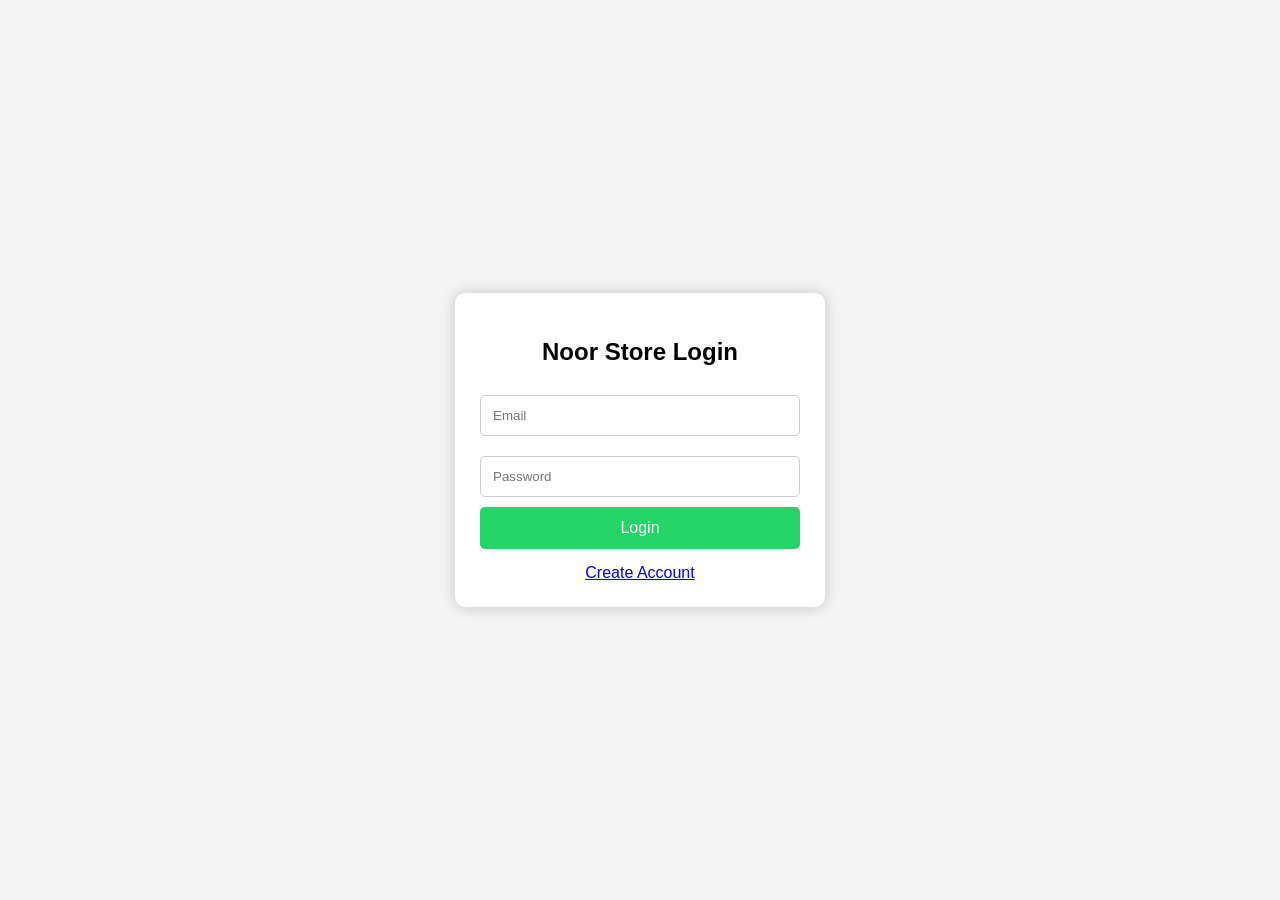
<file: login.html>
<!DOCTYPE html>
<html lang="en">
<head>
<meta charset="UTF-8">
<meta name="viewport" content="width=device-width, initial-scale=1.0">
<title>Noor Store Login</title>

<style>
body{
    margin:0;
    font-family:Arial,sans-serif;
    background:#f4f4f4;
    display:flex;
    justify-content:center;
    align-items:center;
    height:100vh;
}
.box{
    width:320px;
    background:#fff;
    padding:25px;
    border-radius:10px;
    box-shadow:0 0 15px rgba(0,0,0,.2);
}
h2{
    text-align:center;
}
input{
    width:100%;
    padding:12px;
    margin:10px 0;
    border:1px solid #ccc;
    border-radius:5px;
    box-sizing:border-box;
}
button{
    width:100%;
    padding:12px;
    background:#25D366;
    color:#fff;
    border:none;
    border-radius:5px;
    font-size:16px;
    cursor:pointer;
}
button:hover{
    background:#1faa59;
}
a{
    display:block;
    text-align:center;
    margin-top:15px;
}
</style>
</head>

<body>

<div class="box">
<h2>Noor Store Login</h2>

<input type="email" id="email" placeholder="Email">
<input type="password" id="password" placeholder="Password">

<button onclick="login()">Login</button>

<a href="signup.html">Create Account</a>
</div>

<script>
function login(){
    alert("Firebase Authentication will be connected here.");
}
</script>

</body>
</html>
</file>
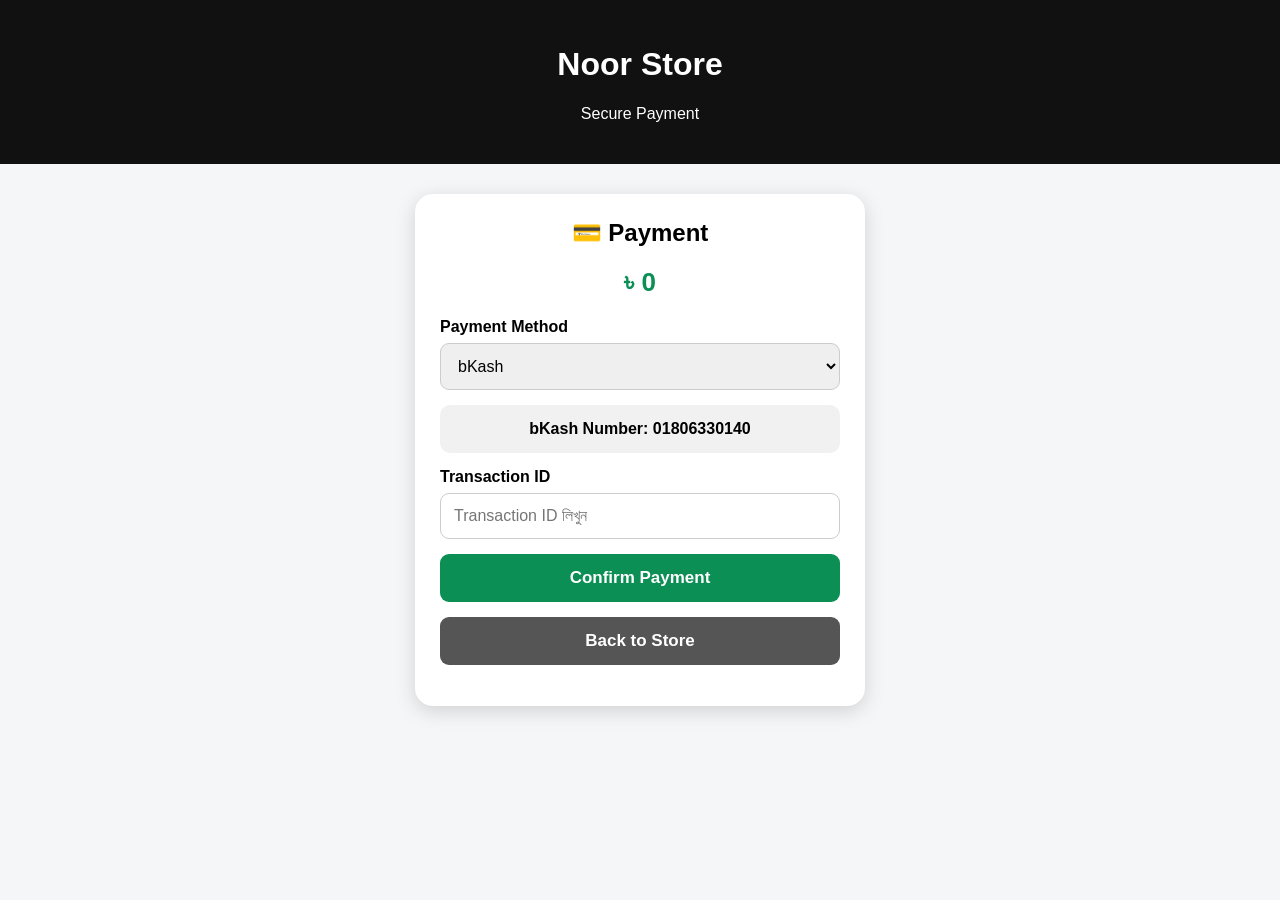
<file: payment.html>
<!DOCTYPE html>
<html lang="bn">
<head>
<meta charset="UTF-8">
<meta name="viewport" content="width=device-width, initial-scale=1.0">

<title>Noor Store Payment</title>

<style>
*{
    box-sizing:border-box;
}

body{
    margin:0;
    font-family:Arial,sans-serif;
    min-height:100vh;
    background:#f4f6f8;
}

header{
    background:#111;
    color:white;
    text-align:center;
    padding:25px 15px;
}

.container{
    width:92%;
    max-width:450px;
    margin:30px auto;
}

.payment-box{
    background:white;
    padding:25px;
    border-radius:18px;
    box-shadow:0 5px 20px rgba(0,0,0,.15);
}

h2{
    text-align:center;
    margin-top:0;
}

.amount{
    text-align:center;
    font-size:26px;
    font-weight:bold;
    color:#0b8f55;
    margin:20px 0;
}

label{
    display:block;
    margin-top:15px;
    font-weight:bold;
}

select,
input{
    width:100%;
    padding:13px;
    margin-top:7px;
    border:1px solid #ccc;
    border-radius:9px;
    font-size:16px;
}

.number{
    margin:15px 0;
    padding:15px;
    background:#f1f1f1;
    border-radius:10px;
    text-align:center;
    font-weight:bold;
}

button{
    width:100%;
    padding:14px;
    margin-top:15px;
    border:0;
    border-radius:9px;
    background:#0b8f55;
    color:white;
    font-size:17px;
    font-weight:bold;
    cursor:pointer;
}

.back{
    background:#555;
}

#message{
    text-align:center;
    margin-top:15px;
    font-weight:bold;
}
</style>
</head>

<body>

<header>
    <h1>Noor Store</h1>
    <p>Secure Payment</p>
</header>

<div class="container">

<div class="payment-box">

<h2>💳 Payment</h2>

<div class="amount" id="amount">
৳ 0
</div>

<label>Payment Method</label>

<select id="paymentMethod">

<option value="bkash">
bKash
</option>

<option value="nagad">
Nagad
</option>

</select>

<div class="number" id="paymentNumber">
bKash Number: 01806330140
</div>

<label>Transaction ID</label>

<input
    type="text"
    id="transaction"
    placeholder="Transaction ID লিখুন"
>

<button onclick="submitPayment()">
Confirm Payment
</button>

<button class="back" onclick="goBack()">
Back to Store
</button>

<p id="message"></p>

</div>

</div>


<script>

const paymentMethod =
document.getElementById("paymentMethod");

const paymentNumber =
document.getElementById("paymentNumber");

const amount =
document.getElementById("amount");

const transaction =
document.getElementById("transaction");

const message =
document.getElementById("message");


/*
Payment amount
*/

const savedAmount =
localStorage.getItem("orderAmount");

if(savedAmount){

    amount.textContent =
    "৳ " + savedAmount;

}


/*
Payment method change
*/

paymentMethod.addEventListener(
    "change",
    function(){

        if(this.value === "bkash"){

            paymentNumber.textContent =
            "bKash Number: 01828181285";

        }else{

            paymentNumber.textContent =
            "Nagad Number: 01828181285";

        }

    }
);


/*
Submit Payment
*/

function submitPayment(){

    const trx =
    transaction.value.trim();

    if(!trx){

        message.textContent =
        "Transaction ID দিন";

        message.style.color =
        "red";

        return;
    }


    const paymentData = {

        method: paymentMethod.value,

        transaction: trx,

        amount: savedAmount || "0",

        date: new Date().toISOString()

    };


    localStorage.setItem(
        "lastPayment",
        JSON.stringify(paymentData)
    );


    message.textContent =
    "Payment information submitted successfully!";

    message.style.color =
    "green";


    transaction.value = "";

}


/*
Back
*/

function goBack(){

    window.location.href =
    "index.html";

}

</script>

</body>
</html>
</file>
